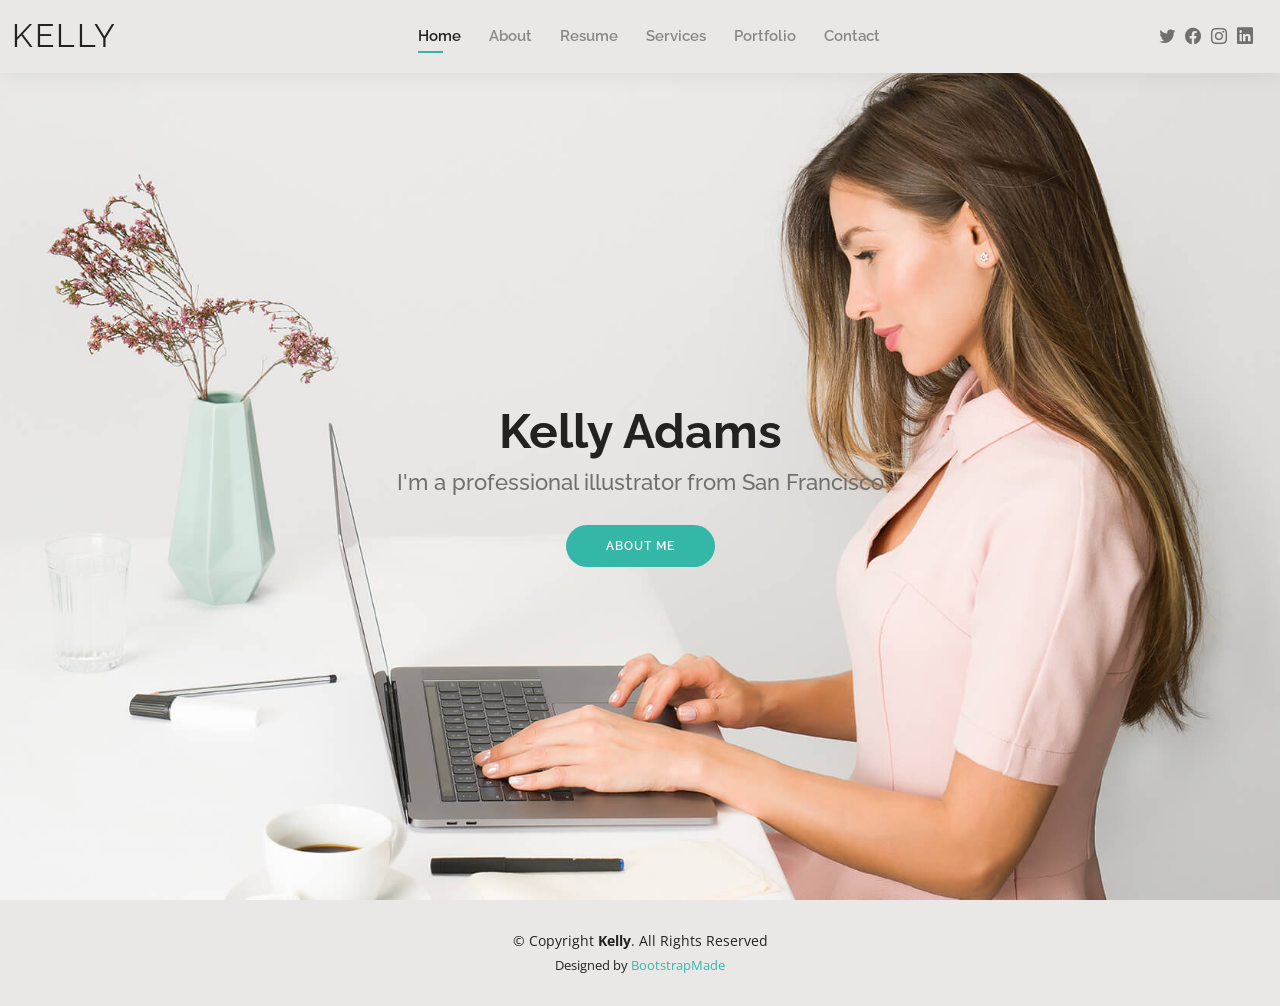
<file: HTML/frontend/index.html>
<!DOCTYPE html>
<html lang="en">

<head>
  <meta charset="utf-8">
  <meta content="width=device-width, initial-scale=1.0" name="viewport">

  <title>Kelly Bootstrap Template - Index</title>
  <meta content="" name="description">
  <meta content="" name="keywords">

  <!-- Favicons -->
  <link href="assets/img/favicon.png" rel="icon">
  <link href="assets/img/apple-touch-icon.png" rel="apple-touch-icon">

  <!-- Google Fonts -->
  <link href="https://fonts.googleapis.com/css?family=Open+Sans:300,300i,400,400i,600,600i,700,700i|Raleway:300,300i,400,400i,500,500i,600,600i,700,700i|Poppins:300,300i,400,400i,500,500i,600,600i,700,700i" rel="stylesheet">

  <!-- Vendor CSS Files -->
  <link href="assets/vendor/aos/aos.css" rel="stylesheet">
  <link href="assets/vendor/bootstrap/css/bootstrap.min.css" rel="stylesheet">
  <link href="assets/vendor/bootstrap-icons/bootstrap-icons.css" rel="stylesheet">
  <link href="assets/vendor/boxicons/css/boxicons.min.css" rel="stylesheet">
  <link href="assets/vendor/glightbox/css/glightbox.min.css" rel="stylesheet">
  <link href="assets/vendor/swiper/swiper-bundle.min.css" rel="stylesheet">

  <!-- Template Main CSS File -->
  <link href="assets/css/style.css" rel="stylesheet">

  <!-- =======================================================
  * Template Name: Kelly - v4.3.0
  * Template URL: https://bootstrapmade.com/kelly-free-bootstrap-cv-resume-html-template/
  * Author: BootstrapMade.com
  * License: https://bootstrapmade.com/license/
  ======================================================== -->
</head>

<body>

  <!-- ======= Header ======= -->
  <header id="header" class="fixed-top">
    <div class="container-fluid d-flex justify-content-between align-items-center">

      <h1 class="logo me-auto me-lg-0"><a href="index.html">Kelly</a></h1>
      <!-- Uncomment below if you prefer to use an image logo -->
      <!-- <a href="index.html" class="logo"><img src="assets/img/logo.png" alt="" class="img-fluid"></a>-->

      <nav id="navbar" class="navbar order-last order-lg-0">
        <ul>
          <li><a class="active" href="index.html">Home</a></li>
          <li><a href="about.html">About</a></li>
          <li><a href="resume.html">Resume</a></li>
          <li><a href="services.html">Services</a></li>
          <li><a href="portfolio.html">Portfolio</a></li>
          <li><a href="contact.html">Contact</a></li>
        </ul>
        <i class="bi bi-list mobile-nav-toggle"></i>
      </nav><!-- .navbar -->

      <div class="header-social-links">
        <a href="#" class="twitter"><i class="bi bi-twitter"></i></a>
        <a href="#" class="facebook"><i class="bi bi-facebook"></i></a>
        <a href="#" class="instagram"><i class="bi bi-instagram"></i></a>
        <a href="#" class="linkedin"><i class="bi bi-linkedin"></i></i></a>
      </div>

    </div>

  </header><!-- End Header -->

  <!-- ======= Hero Section ======= -->
  <section id="hero" class="d-flex align-items-center">
    <div class="container d-flex flex-column align-items-center" data-aos="zoom-in" data-aos-delay="100">
      <h1>Kelly Adams</h1>
      <h2>I'm a professional illustrator from San Francisco</h2>
      <a href="about.html" class="btn-about">About Me</a>
    </div>
  </section><!-- End Hero -->

  <!-- ======= Footer ======= -->
  <footer id="footer">
    <div class="container">
      <div class="copyright">
        &copy; Copyright <strong><span>Kelly</span></strong>. All Rights Reserved
      </div>
      <div class="credits">
        <!-- All the links in the footer should remain intact. -->
        <!-- You can delete the links only if you purchased the pro version. -->
        <!-- Licensing information: https://bootstrapmade.com/license/ -->
        <!-- Purchase the pro version with working PHP/AJAX contact form: https://bootstrapmade.com/kelly-free-bootstrap-cv-resume-html-template/ -->
        Designed by <a href="https://bootstrapmade.com/">BootstrapMade</a>
      </div>
    </div>
  </footer><!-- End  Footer -->

  <div id="preloader"></div>
  <a href="#" class="back-to-top d-flex align-items-center justify-content-center"><i class="bi bi-arrow-up-short"></i></a>

  <!-- Vendor JS Files -->
  <script src="assets/vendor/aos/aos.js"></script>
  <script src="assets/vendor/bootstrap/js/bootstrap.bundle.min.js"></script>
  <script src="assets/vendor/glightbox/js/glightbox.min.js"></script>
  <script src="assets/vendor/isotope-layout/isotope.pkgd.min.js"></script>
  <script src="assets/vendor/php-email-form/validate.js"></script>
  <script src="assets/vendor/purecounter/purecounter.js"></script>
  <script src="assets/vendor/swiper/swiper-bundle.min.js"></script>
  <script src="assets/vendor/waypoints/noframework.waypoints.js"></script>

  <!-- Template Main JS File -->
  <script src="assets/js/main.js"></script>

</body>

</html>
</file>
<file: HTML/frontend/assets/css/style.css>
/**
* Template Name: Kelly - v4.3.0
* Template URL: https://bootstrapmade.com/kelly-free-bootstrap-cv-resume-html-template/
* Author: BootstrapMade.com
* License: https://bootstrapmade.com/license/
*/

/*--------------------------------------------------------------
# General
--------------------------------------------------------------*/
body {
  font-family: "Open Sans", sans-serif;
  color: #444444;
}

a {
  color: #34b7a7;
  text-decoration: none;
}

a:hover {
  color: #51cdbe;
  text-decoration: none;
}

h1, h2, h3, h4, h5, h6 {
  font-family: "Raleway", sans-serif;
}

#main {
  margin-top: 50px;
}

@media (max-width: 992px) {
  #main {
    margin-top: 30px;
  }
}

/*--------------------------------------------------------------
# Preloader
--------------------------------------------------------------*/
#preloader {
  position: fixed;
  top: 0;
  left: 0;
  right: 0;
  bottom: 0;
  z-index: 9999;
  overflow: hidden;
  background: #fff;
}

#preloader:before {
  content: "";
  position: fixed;
  top: calc(50% - 30px);
  left: calc(50% - 30px);
  border: 6px solid #34b7a7;
  border-top-color: #dcf5f2;
  border-radius: 50%;
  width: 60px;
  height: 60px;
  -webkit-animation: animate-preloader 1s linear infinite;
  animation: animate-preloader 1s linear infinite;
}

@-webkit-keyframes animate-preloader {
  0% {
    transform: rotate(0deg);
  }
  100% {
    transform: rotate(360deg);
  }
}

@keyframes animate-preloader {
  0% {
    transform: rotate(0deg);
  }
  100% {
    transform: rotate(360deg);
  }
}

/*--------------------------------------------------------------
# Back to top button
--------------------------------------------------------------*/
.back-to-top {
  position: fixed;
  visibility: hidden;
  opacity: 0;
  right: 15px;
  bottom: 15px;
  z-index: 996;
  background: #34b7a7;
  width: 40px;
  height: 40px;
  border-radius: 50px;
  transition: all 0.4s;
}

.back-to-top i {
  font-size: 24px;
  color: #fff;
  line-height: 0;
}

.back-to-top:hover {
  background: #49cbbb;
  color: #fff;
}

.back-to-top.active {
  visibility: visible;
  opacity: 1;
}

/*--------------------------------------------------------------
# Header
--------------------------------------------------------------*/
#header {
  background: #e9e8e6;
  box-shadow: 0px 0px 25px 0 rgba(0, 0, 0, 0.08);
  z-index: 997;
  padding: 15px 0;
}

#header .logo {
  font-size: 32px;
  margin: 0;
  padding: 0;
  line-height: 1;
  font-weight: 400;
  letter-spacing: 2px;
  text-transform: uppercase;
}

#header .logo a {
  color: #222222;
}

#header .logo img {
  max-height: 40px;
}

@media (max-width: 992px) {
  #header .logo {
    font-size: 28px;
  }
}

/*--------------------------------------------------------------
# Header Social Links
--------------------------------------------------------------*/
.header-social-links {
  padding-right: 15px;
}

.header-social-links a {
  color: #6f6f6f;
  padding-left: 6px;
  display: inline-block;
  line-height: 0px;
  transition: 0.3s;
  font-size: 16px;
}

.header-social-links a:hover {
  color: #34b7a7;
}

/*--------------------------------------------------------------
# Navigation Menu
--------------------------------------------------------------*/
/**
* Desktop Navigation 
*/
.navbar {
  padding: 0;
}

.navbar ul {
  margin: 0;
  padding: 0;
  display: flex;
  list-style: none;
  align-items: center;
}

.navbar li {
  position: relative;
  padding: 10px 0 10px 28px;
}

.navbar a, .navbar a:focus {
  display: flex;
  align-items: center;
  justify-content: space-between;
  font-family: "Raleway", sans-serif;
  font-size: 15px;
  font-weight: 600;
  color: #888888;
  white-space: nowrap;
  transition: 0.3s;
  position: relative;
}

.navbar a i, .navbar a:focus i {
  font-size: 12px;
  line-height: 0;
  margin-left: 5px;
}

.navbar > ul > li > a:before {
  content: "";
  position: absolute;
  width: 0;
  height: 2px;
  bottom: -5px;
  left: 0;
  background-color: #34b7a7;
  visibility: hidden;
  width: 0px;
  transition: all 0.3s ease-in-out 0s;
}

.navbar a:hover:before, .navbar li:hover > a:before, .navbar .active:before {
  visibility: visible;
  width: 25px;
}

.navbar a:hover, .navbar .active, .navbar .active:focus, .navbar li:hover > a {
  color: #222222;
}

.navbar .dropdown ul {
  display: block;
  position: absolute;
  left: 14px;
  top: calc(100% + 30px);
  margin: 0;
  padding: 10px 0;
  z-index: 99;
  opacity: 0;
  visibility: hidden;
  background: #fff;
  box-shadow: 0px 0px 30px rgba(127, 137, 161, 0.25);
  transition: 0.3s;
  border-radius: 4px;
}

.navbar .dropdown ul li {
  min-width: 200px;
  padding: 0;
}

.navbar .dropdown ul a {
  padding: 10px 20px;
  font-size: 15px;
  text-transform: none;
  font-weight: 600;
}

.navbar .dropdown ul a i {
  font-size: 12px;
}

.navbar .dropdown ul a:hover, .navbar .dropdown ul .active:hover, .navbar .dropdown ul li:hover > a {
  color: #34b7a7;
}

.navbar .dropdown:hover > ul {
  opacity: 1;
  top: 100%;
  visibility: visible;
}

.navbar .dropdown .dropdown ul {
  top: 0;
  left: calc(100% - 30px);
  visibility: hidden;
}

.navbar .dropdown .dropdown:hover > ul {
  opacity: 1;
  top: 0;
  left: 100%;
  visibility: visible;
}

@media (max-width: 1366px) {
  .navbar .dropdown .dropdown ul {
    left: -90%;
  }
  .navbar .dropdown .dropdown:hover > ul {
    left: -100%;
  }
}

/**
* Mobile Navigation 
*/
.mobile-nav-toggle {
  color: #222222;
  font-size: 28px;
  cursor: pointer;
  display: none;
  line-height: 0;
  transition: 0.5s;
}

.mobile-nav-toggle.bi-x {
  color: #fff;
}

@media (max-width: 991px) {
  .mobile-nav-toggle {
    display: block;
  }
  .navbar ul {
    display: none;
  }
}

.navbar-mobile {
  position: fixed;
  overflow: hidden;
  top: 0;
  right: 0;
  left: 0;
  bottom: 0;
  background: rgba(9, 9, 9, 0.9);
  transition: 0.3s;
  z-index: 999;
}

.navbar-mobile .mobile-nav-toggle {
  position: absolute;
  top: 15px;
  right: 15px;
}

.navbar-mobile ul {
  display: block;
  position: absolute;
  top: 55px;
  right: 15px;
  bottom: 15px;
  left: 15px;
  padding: 10px 0;
  border-radius: 10px;
  background-color: #fff;
  overflow-y: auto;
  transition: 0.3s;
}

.navbar-mobile a {
  font-size: 15px;
  padding-right: 15px;
  color: #222222;
}

.navbar-mobile a:hover, .navbar-mobile .active, .navbar-mobile li:hover > a {
  color: #34b7a7;
}

.navbar-mobile .getstarted {
  margin: 15px;
}

.navbar-mobile .dropdown ul {
  position: static;
  display: none;
  margin: 10px 20px;
  padding: 10px 0;
  z-index: 99;
  opacity: 1;
  visibility: visible;
  background: #fff;
  box-shadow: 0px 0px 30px rgba(127, 137, 161, 0.25);
}

.navbar-mobile .dropdown ul li {
  min-width: 200px;
}

.navbar-mobile .dropdown ul a {
  padding: 10px 20px;
}

.navbar-mobile .dropdown ul a i {
  font-size: 12px;
}

.navbar-mobile .dropdown ul a:hover, .navbar-mobile .dropdown ul .active:hover, .navbar-mobile .dropdown ul li:hover > a {
  color: #34b7a7;
}

.navbar-mobile .dropdown > .dropdown-active {
  display: block;
}

/*--------------------------------------------------------------
# Hero Section
--------------------------------------------------------------*/
#hero {
  width: 100%;
  height: 100vh;
  background: url("../img/hero-bg.jpg") top right;
  background-size: cover;
}

#hero .container {
  padding-top: 70px;
  position: relative;
}

@media (max-width: 992px) {
  #hero .container {
    padding-top: 58px;
  }
}

#hero h1 {
  margin: 0;
  font-size: 48px;
  font-weight: 700;
  line-height: 56px;
  color: #222222;
}

#hero h2 {
  color: #6f6f6f;
  margin: 10px 0 0 0;
  font-size: 22px;
}

#hero .btn-about {
  font-family: "Raleway", sans-serif;
  text-transform: uppercase;
  font-weight: 600;
  font-size: 12px;
  letter-spacing: 1px;
  display: inline-block;
  padding: 12px 40px;
  border-radius: 50px;
  transition: 0.5s;
  margin-top: 30px;
  color: #fff;
  background: #34b7a7;
}

#hero .btn-about:hover {
  background: #3dc8b7;
}

@media (min-width: 1024px) {
  #hero {
    background-attachment: fixed;
  }
}

@media (max-width: 992px) {
  #hero:before {
    content: "";
    background: rgba(255, 255, 255, 0.8);
    position: absolute;
    bottom: 0;
    top: 0;
    left: 0;
    right: 0;
  }
  #hero h1 {
    font-size: 28px;
    line-height: 36px;
  }
  #hero h2 {
    font-size: 18px;
    line-height: 24px;
  }
}

/*--------------------------------------------------------------
# Sections General
--------------------------------------------------------------*/
section {
  padding: 60px 0;
}

.section-bg {
  background-color: #e7f8f6;
}

.section-title {
  text-align: center;
  padding-bottom: 30px;
}

.section-title h2 {
  font-size: 32px;
  font-weight: bold;
  text-transform: uppercase;
  margin-bottom: 20px;
  padding-bottom: 20px;
  position: relative;
}

.section-title h2::after {
  content: '';
  position: absolute;
  display: block;
  width: 50px;
  height: 3px;
  background: #34b7a7;
  bottom: 0;
  left: calc(50% - 25px);
}

.section-title p {
  margin-bottom: 0;
}

/*--------------------------------------------------------------
# Cta
--------------------------------------------------------------*/
.cta {
  background: linear-gradient(rgba(0, 0, 0, 0.6), rgba(0, 0, 0, 0.6)), url("../img/bg-1.jpg") fixed center center;
  background-size: cover;
  padding: 80px 0;
}

.cta h3 {
  color: #fff;
  font-size: 28px;
  font-weight: 700;
}

.cta p {
  color: #fff;
}

.cta .cta-btn {
  font-family: "Raleway", sans-serif;
  text-transform: uppercase;
  font-weight: 500;
  font-size: 16px;
  letter-spacing: 1px;
  display: inline-block;
  padding: 8px 20px;
  border-radius: 2px;
  transition: 0.5s;
  margin: 10px;
  border: 2px solid #fff;
  color: #fff;
}

.cta .cta-btn:hover {
  background: #34b7a7;
  border: 2px solid #34b7a7;
}

@media (max-width: 1024px) {
  .cta {
    background-attachment: scroll;
  }
}

@media (min-width: 769px) {
  .cta .cta-btn-container {
    display: flex;
    align-items: center;
    justify-content: flex-end;
  }
}

/*--------------------------------------------------------------
# About
--------------------------------------------------------------*/
.about .content h3 {
  font-weight: 700;
  font-size: 26px;
  color: #555555;
}

.about .content ul {
  list-style: none;
  padding: 0;
}

.about .content ul li {
  padding-bottom: 10px;
}

.about .content ul i {
  font-size: 20px;
  padding-right: 2px;
  color: #34b7a7;
}

.about .content p:last-child {
  margin-bottom: 0;
}

/*--------------------------------------------------------------
# Skills
--------------------------------------------------------------*/
.skills .progress {
  height: 60px;
  display: block;
  background: none;
  border-radius: 0;
}

.skills .progress .skill {
  padding: 10px 0;
  margin: 0 0 6px 0;
  text-transform: uppercase;
  display: block;
  font-weight: 600;
  font-family: "Poppins", sans-serif;
  color: #222222;
}

.skills .progress .skill .val {
  float: right;
  font-style: normal;
}

.skills .progress-bar-wrap {
  background: #f3f3f3;
}

.skills .progress-bar {
  width: 1px;
  height: 10px;
  transition: .9s;
  background-color: #34b7a7;
}

/*--------------------------------------------------------------
# Facts
--------------------------------------------------------------*/
.facts .counters span {
  font-size: 48px;
  display: block;
  color: #34b7a7;
}

.facts .counters p {
  padding: 0;
  margin: 0 0 20px 0;
  font-family: "Raleway", sans-serif;
  font-size: 14px;
}

/*--------------------------------------------------------------
# Testimonials
--------------------------------------------------------------*/
.testimonials .section-header {
  margin-bottom: 40px;
}

.testimonials .testimonial-item {
  text-align: center;
}

.testimonials .testimonial-item .testimonial-img {
  width: 120px;
  border-radius: 50%;
  border: 4px solid #fff;
  margin: 0 auto;
}

.testimonials .testimonial-item h3 {
  font-size: 20px;
  font-weight: bold;
  margin: 10px 0 5px 0;
  color: #111;
}

.testimonials .testimonial-item h4 {
  font-size: 14px;
  color: #999;
  margin: 0 0 15px 0;
}

.testimonials .testimonial-item .quote-icon-left, .testimonials .testimonial-item .quote-icon-right {
  color: #c8efea;
  font-size: 26px;
}

.testimonials .testimonial-item .quote-icon-left {
  display: inline-block;
  left: -5px;
  position: relative;
}

.testimonials .testimonial-item .quote-icon-right {
  display: inline-block;
  right: -5px;
  position: relative;
  top: 10px;
}

.testimonials .testimonial-item p {
  font-style: italic;
  margin: 0 auto 15px auto;
}

@media (min-width: 992px) {
  .testimonials .testimonial-item p {
    width: 80%;
  }
}

.testimonials .swiper-pagination {
  margin-top: 20px;
  position: relative;
}

.testimonials .swiper-pagination .swiper-pagination-bullet {
  width: 12px;
  height: 12px;
  background-color: #fff;
  opacity: 1;
  border: 1px solid #34b7a7;
}

.testimonials .swiper-pagination .swiper-pagination-bullet-active {
  background-color: #34b7a7;
}

/*--------------------------------------------------------------
# Resume
--------------------------------------------------------------*/
.resume .resume-title {
  font-size: 26px;
  font-weight: 400;
  margin-top: 20px;
  margin-bottom: 20px;
  color: #222222;
}

.resume .resume-item {
  padding: 0 0 20px 20px;
  margin-top: -2px;
  border-left: 2px solid #34b7a7;
  position: relative;
}

.resume .resume-item h4 {
  line-height: 18px;
  font-size: 18px;
  font-weight: 600;
  font-family: "Poppins", sans-serif;
  color: #1d685f;
  margin-bottom: 10px;
}

.resume .resume-item h5 {
  font-size: 16px;
  background: #effbf9;
  padding: 5px 15px;
  display: inline-block;
  font-weight: 600;
  margin-bottom: 10px;
  color: #34b7a7;
}

.resume .resume-item ul {
  padding-left: 20px;
}

.resume .resume-item ul li {
  padding-bottom: 10px;
}

.resume .resume-item:last-child {
  padding-bottom: 0;
}

.resume .resume-item::before {
  content: "";
  position: absolute;
  width: 16px;
  height: 16px;
  border-radius: 50px;
  left: -9px;
  top: 0;
  background: #fff;
  border: 2px solid #34b7a7;
}

/*--------------------------------------------------------------
# Services
--------------------------------------------------------------*/
.services .icon-box {
  text-align: center;
  padding: 70px 20px 80px 20px;
  transition: all ease-in-out 0.3s;
  background: #fff;
  box-shadow: 0px 0 35px 0 rgba(0, 0, 0, 0.08);
}

.services .icon-box .icon {
  margin: 0 auto;
  width: 100px;
  height: 100px;
  display: flex;
  align-items: center;
  justify-content: center;
  transition: ease-in-out 0.3s;
  position: relative;
}

.services .icon-box .icon i {
  font-size: 36px;
  transition: 0.5s;
  position: relative;
}

.services .icon-box .icon svg {
  position: absolute;
  top: 0;
  left: 0;
}

.services .icon-box .icon svg path {
  transition: 0.5s;
  fill: #f5f5f5;
}

.services .icon-box h4 {
  font-weight: 600;
  margin: 10px 0 15px 0;
  font-size: 22px;
}

.services .icon-box h4 a {
  color: #222222;
  transition: ease-in-out 0.3s;
}

.services .icon-box p {
  line-height: 24px;
  font-size: 14px;
  margin-bottom: 0;
}

.services .iconbox-blue i {
  color: #47aeff;
}

.services .iconbox-blue:hover .icon i {
  color: #fff;
}

.services .iconbox-blue:hover .icon path {
  fill: #47aeff;
}

.services .iconbox-orange i {
  color: #ffa76e;
}

.services .iconbox-orange:hover .icon i {
  color: #fff;
}

.services .iconbox-orange:hover .icon path {
  fill: #ffa76e;
}

.services .iconbox-pink i {
  color: #e80368;
}

.services .iconbox-pink:hover .icon i {
  color: #fff;
}

.services .iconbox-pink:hover .icon path {
  fill: #e80368;
}

.services .iconbox-yellow i {
  color: #ffbb2c;
}

.services .iconbox-yellow:hover .icon i {
  color: #fff;
}

.services .iconbox-yellow:hover .icon path {
  fill: #ffbb2c;
}

.services .iconbox-red i {
  color: #ff5828;
}

.services .iconbox-red:hover .icon i {
  color: #fff;
}

.services .iconbox-red:hover .icon path {
  fill: #ff5828;
}

.services .iconbox-teal i {
  color: #11dbcf;
}

.services .iconbox-teal:hover .icon i {
  color: #fff;
}

.services .iconbox-teal:hover .icon path {
  fill: #11dbcf;
}

/*--------------------------------------------------------------
# Portfolio
--------------------------------------------------------------*/
.portfolio .portfolio-item {
  margin-bottom: 30px;
}

.portfolio #portfolio-flters {
  padding: 0;
  margin: 0 auto 20px auto;
  list-style: none;
  text-align: center;
}

.portfolio #portfolio-flters li {
  cursor: pointer;
  display: inline-block;
  padding: 8px 16px 10px 16px;
  font-size: 13px;
  font-weight: 500;
  line-height: 1;
  text-transform: uppercase;
  color: #444444;
  margin-bottom: 5px;
  transition: all 0.3s ease-in-out;
  border-radius: 50px;
}

.portfolio #portfolio-flters li:hover, .portfolio #portfolio-flters li.filter-active {
  color: #fff;
  background: #34b7a7;
}

.portfolio #portfolio-flters li:last-child {
  margin-right: 0;
}

.portfolio .portfolio-wrap {
  transition: 0.3s;
  position: relative;
  overflow: hidden;
  z-index: 1;
  background: rgba(34, 34, 34, 0.6);
}

.portfolio .portfolio-wrap::before {
  content: "";
  background: rgba(34, 34, 34, 0.6);
  position: absolute;
  left: 0;
  right: 0;
  top: 0;
  bottom: 0;
  transition: all ease-in-out 0.3s;
  z-index: 2;
  opacity: 0;
}

.portfolio .portfolio-wrap img {
  transition: all ease-in-out 0.3s;
}

.portfolio .portfolio-wrap .portfolio-info {
  opacity: 0;
  position: absolute;
  top: 0;
  left: 0;
  right: 0;
  bottom: 0;
  z-index: 3;
  transition: all ease-in-out 0.3s;
  display: flex;
  flex-direction: column;
  justify-content: flex-end;
  align-items: flex-start;
  padding: 20px;
}

.portfolio .portfolio-wrap .portfolio-info h4 {
  font-size: 20px;
  color: #fff;
  font-weight: 600;
}

.portfolio .portfolio-wrap .portfolio-info p {
  color: rgba(255, 255, 255, 0.7);
  font-size: 14px;
  text-transform: uppercase;
  padding: 0;
  margin: 0;
  font-style: italic;
}

.portfolio .portfolio-wrap .portfolio-links {
  text-align: center;
  z-index: 4;
}

.portfolio .portfolio-wrap .portfolio-links a {
  color: #fff;
  margin: 0 5px 0 0;
  font-size: 28px;
  display: inline-block;
  transition: 0.3s;
}

.portfolio .portfolio-wrap .portfolio-links a:hover {
  color: #78d9cd;
}

.portfolio .portfolio-wrap:hover::before {
  opacity: 1;
}

.portfolio .portfolio-wrap:hover img {
  transform: scale(1.2);
}

.portfolio .portfolio-wrap:hover .portfolio-info {
  opacity: 1;
}

/*--------------------------------------------------------------
# Portfolio Details
--------------------------------------------------------------*/
.portfolio-details {
  padding-top: 0;
}

.portfolio-details .portfolio-details-slider img {
  width: 100%;
}

.portfolio-details .portfolio-details-slider .swiper-pagination {
  margin-top: 20px;
  position: relative;
}

.portfolio-details .portfolio-details-slider .swiper-pagination .swiper-pagination-bullet {
  width: 12px;
  height: 12px;
  background-color: #fff;
  opacity: 1;
  border: 1px solid #34b7a7;
}

.portfolio-details .portfolio-details-slider .swiper-pagination .swiper-pagination-bullet-active {
  background-color: #34b7a7;
}

.portfolio-details .portfolio-info {
  padding: 30px;
  box-shadow: 0px 0 30px rgba(34, 34, 34, 0.08);
}

.portfolio-details .portfolio-info h3 {
  font-size: 22px;
  font-weight: 700;
  margin-bottom: 20px;
  padding-bottom: 20px;
  border-bottom: 1px solid #eee;
}

.portfolio-details .portfolio-info ul {
  list-style: none;
  padding: 0;
  font-size: 15px;
}

.portfolio-details .portfolio-info ul li + li {
  margin-top: 10px;
}

.portfolio-details .portfolio-description {
  padding-top: 30px;
}

.portfolio-details .portfolio-description h2 {
  font-size: 26px;
  font-weight: 700;
  margin-bottom: 20px;
}

.portfolio-details .portfolio-description p {
  padding: 0;
}

/*--------------------------------------------------------------
# Contact
--------------------------------------------------------------*/
.contact .info {
  width: 100%;
  background: #fff;
}

.contact .info i {
  font-size: 20px;
  color: #34b7a7;
  float: left;
  width: 44px;
  height: 44px;
  background: #effbf9;
  display: flex;
  justify-content: center;
  align-items: center;
  border-radius: 50px;
  transition: all 0.3s ease-in-out;
}

.contact .info h4 {
  padding: 0 0 0 60px;
  font-size: 22px;
  font-weight: 600;
  margin-bottom: 5px;
  color: #222222;
}

.contact .info p {
  padding: 0 0 0 60px;
  margin-bottom: 0;
  font-size: 14px;
  color: #555555;
}

.contact .info .email, .contact .info .phone {
  margin-top: 40px;
}

.contact .info .email:hover i, .contact .info .address:hover i, .contact .info .phone:hover i {
  background: #34b7a7;
  color: #fff;
}

.contact .php-email-form {
  width: 100%;
  background: #fff;
}

.contact .php-email-form .form-group {
  padding-bottom: 8px;
}

.contact .php-email-form .error-message {
  display: none;
  color: #fff;
  background: #ed3c0d;
  text-align: center;
  padding: 15px;
  font-weight: 600;
}

.contact .php-email-form .sent-message {
  display: none;
  color: #fff;
  background: #18d26e;
  text-align: center;
  padding: 15px;
  font-weight: 600;
}

.contact .php-email-form .loading {
  display: none;
  background: #fff;
  text-align: center;
  padding: 15px;
}

.contact .php-email-form .loading:before {
  content: "";
  display: inline-block;
  border-radius: 50%;
  width: 24px;
  height: 24px;
  margin: 0 10px -6px 0;
  border: 3px solid #18d26e;
  border-top-color: #eee;
  -webkit-animation: animate-loading 1s linear infinite;
  animation: animate-loading 1s linear infinite;
}

.contact .php-email-form input, .contact .php-email-form textarea {
  border-radius: 4px;
  box-shadow: none;
  font-size: 14px;
}

.contact .php-email-form input:focus, .contact .php-email-form textarea:focus {
  border-color: #34b7a7;
}

.contact .php-email-form input {
  height: 44px;
}

.contact .php-email-form textarea {
  padding: 10px 12px;
}

.contact .php-email-form button[type="submit"] {
  background: #34b7a7;
  border: 0;
  padding: 10px 30px 12px 30px;
  color: #fff;
  transition: 0.4s;
  border-radius: 50px;
}

.contact .php-email-form button[type="submit"]:hover {
  background: #3dc8b7;
}

@-webkit-keyframes animate-loading {
  0% {
    transform: rotate(0deg);
  }
  100% {
    transform: rotate(360deg);
  }
}

@keyframes animate-loading {
  0% {
    transform: rotate(0deg);
  }
  100% {
    transform: rotate(360deg);
  }
}

/*--------------------------------------------------------------
# Footer
--------------------------------------------------------------*/
#footer {
  background: #e9e8e6;
  padding: 30px 0;
  color: #222222;
  font-size: 14px;
  text-align: center;
}

#footer .credits {
  padding-top: 5px;
  font-size: 13px;
}

#footer .credits a {
  color: #34b7a7;
}
</file>
